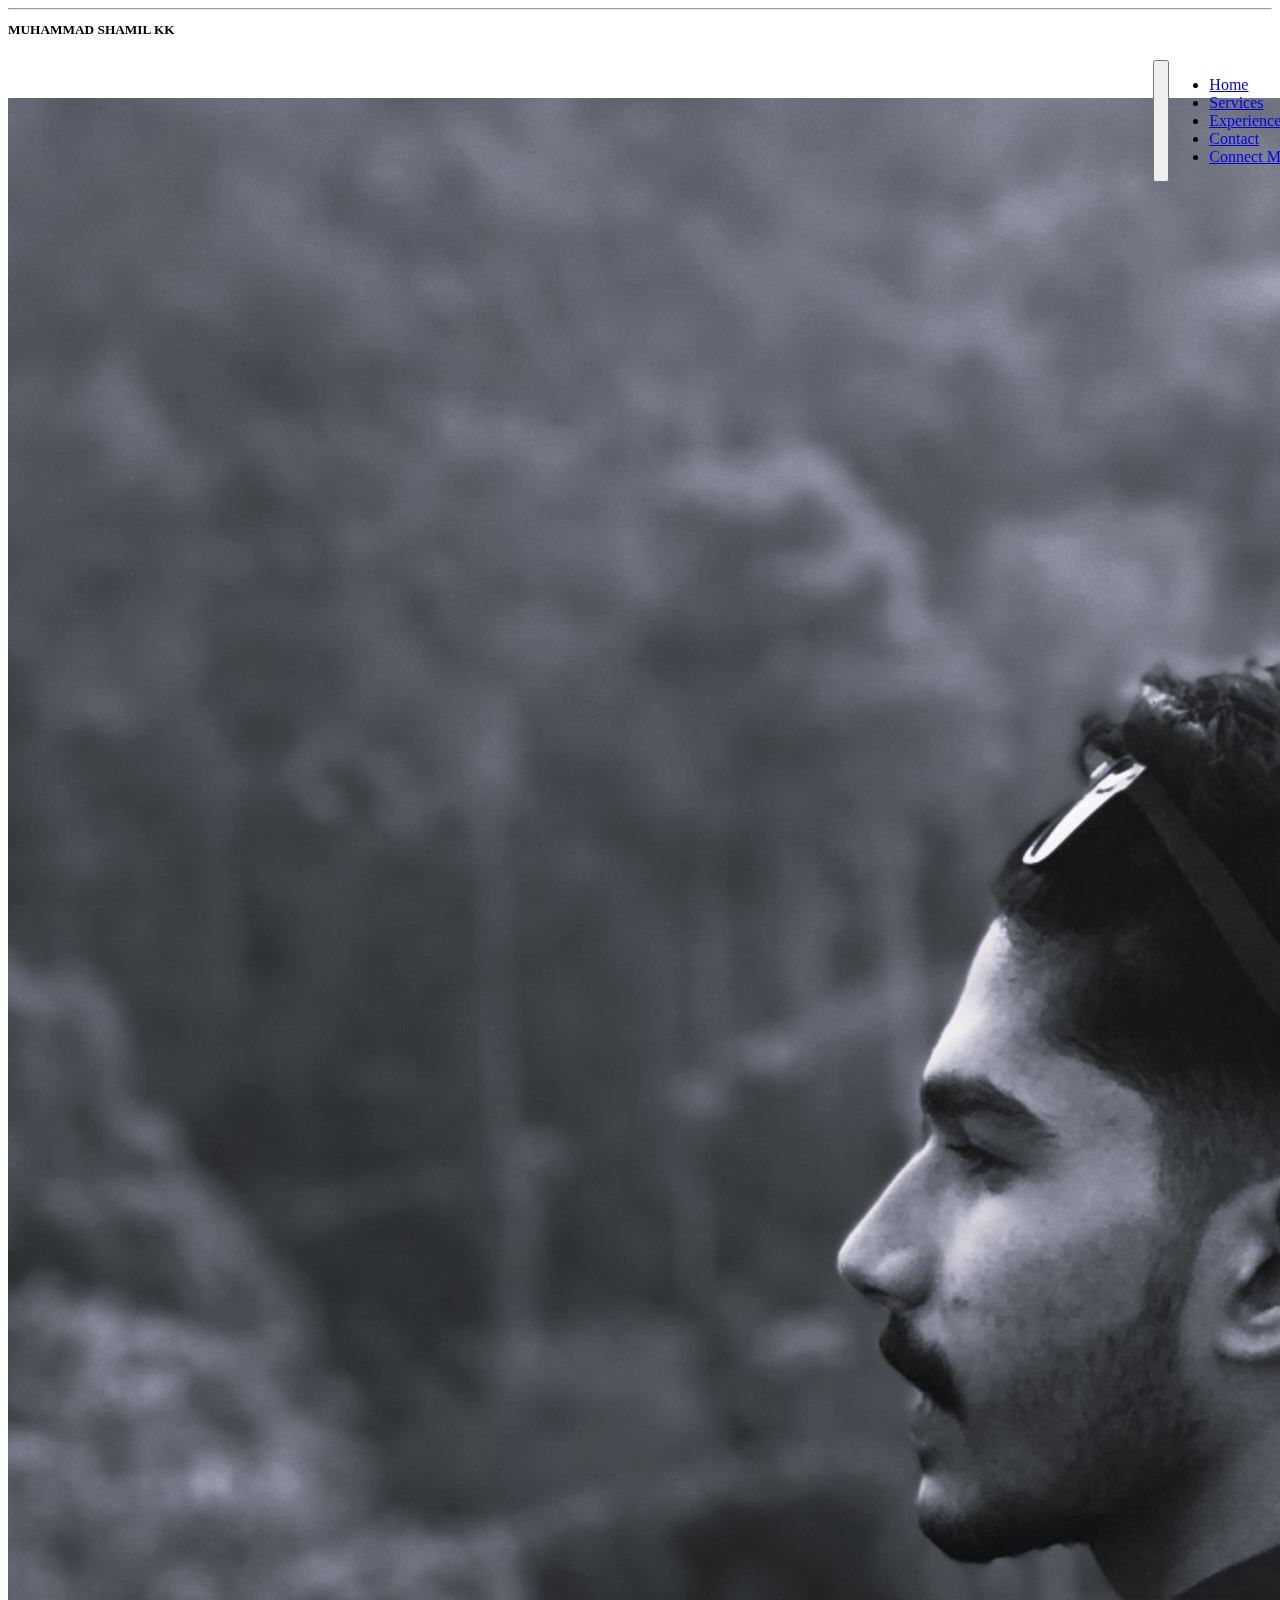
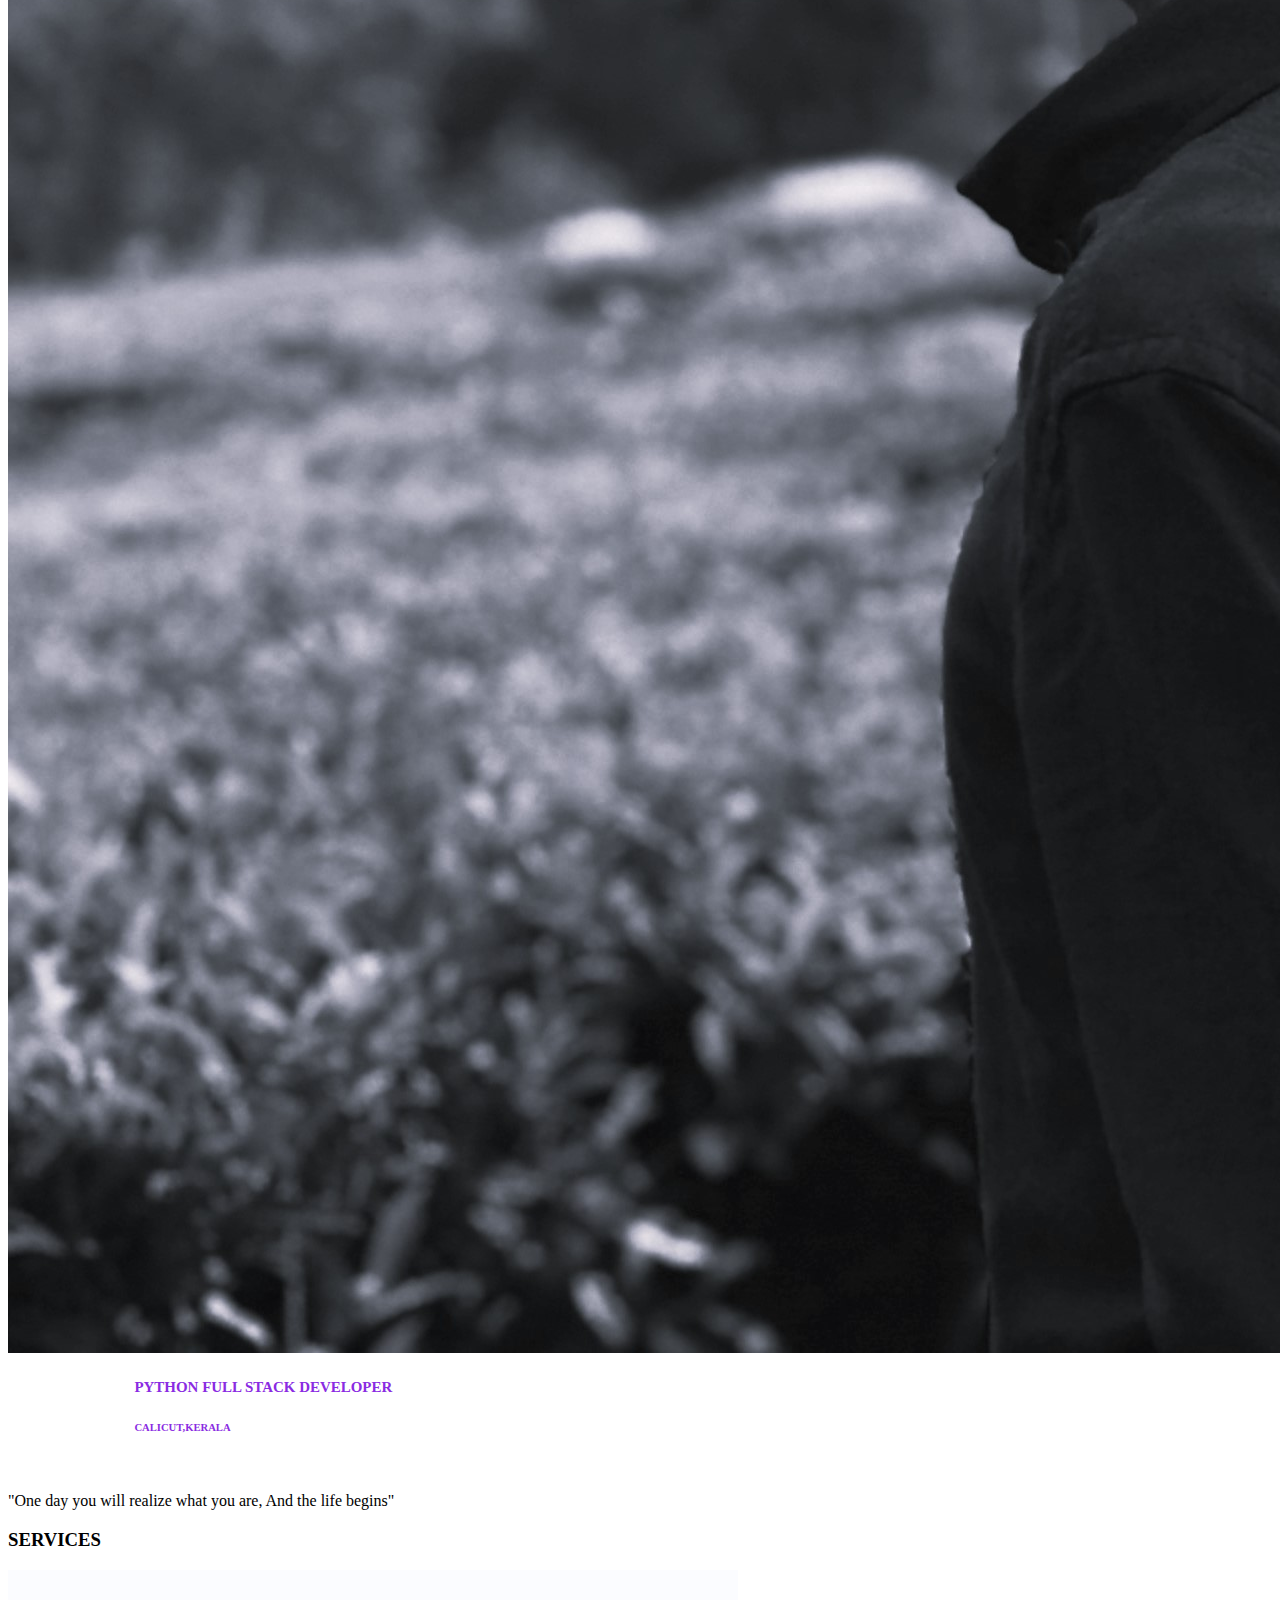
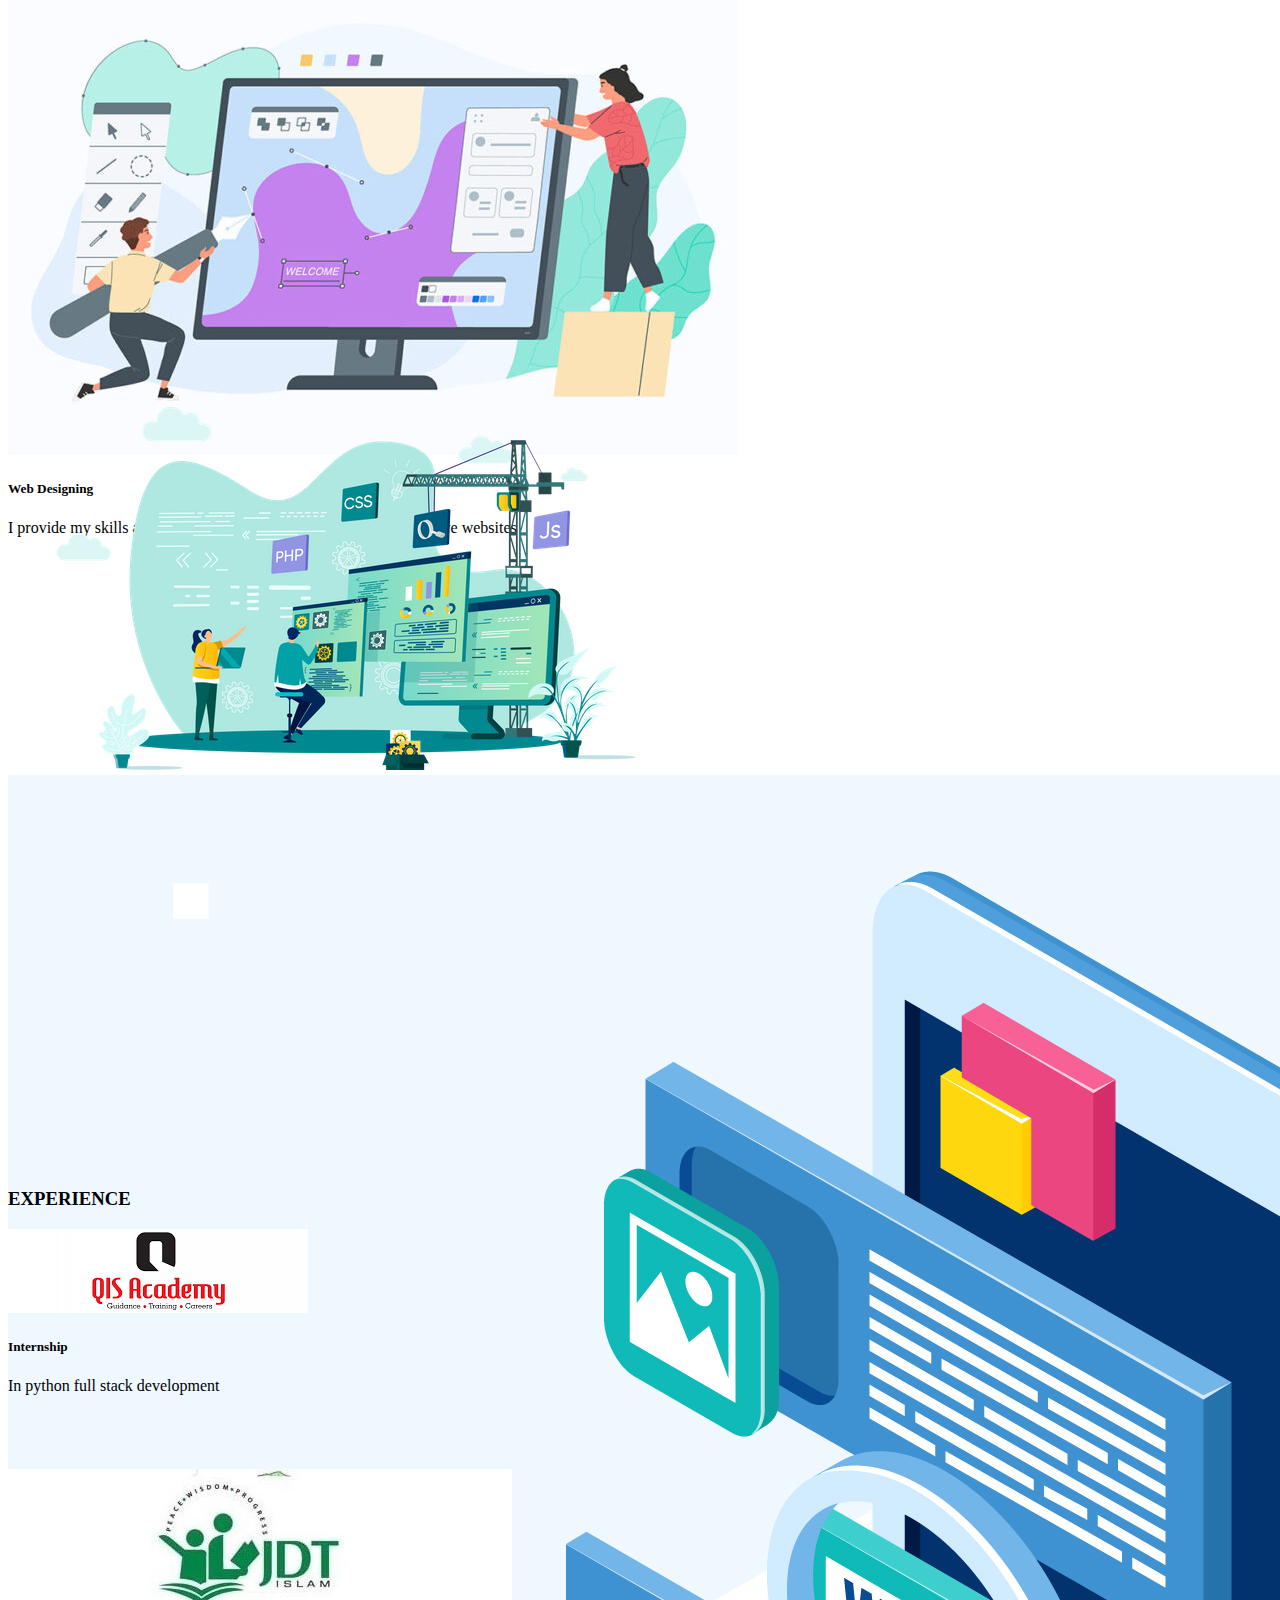
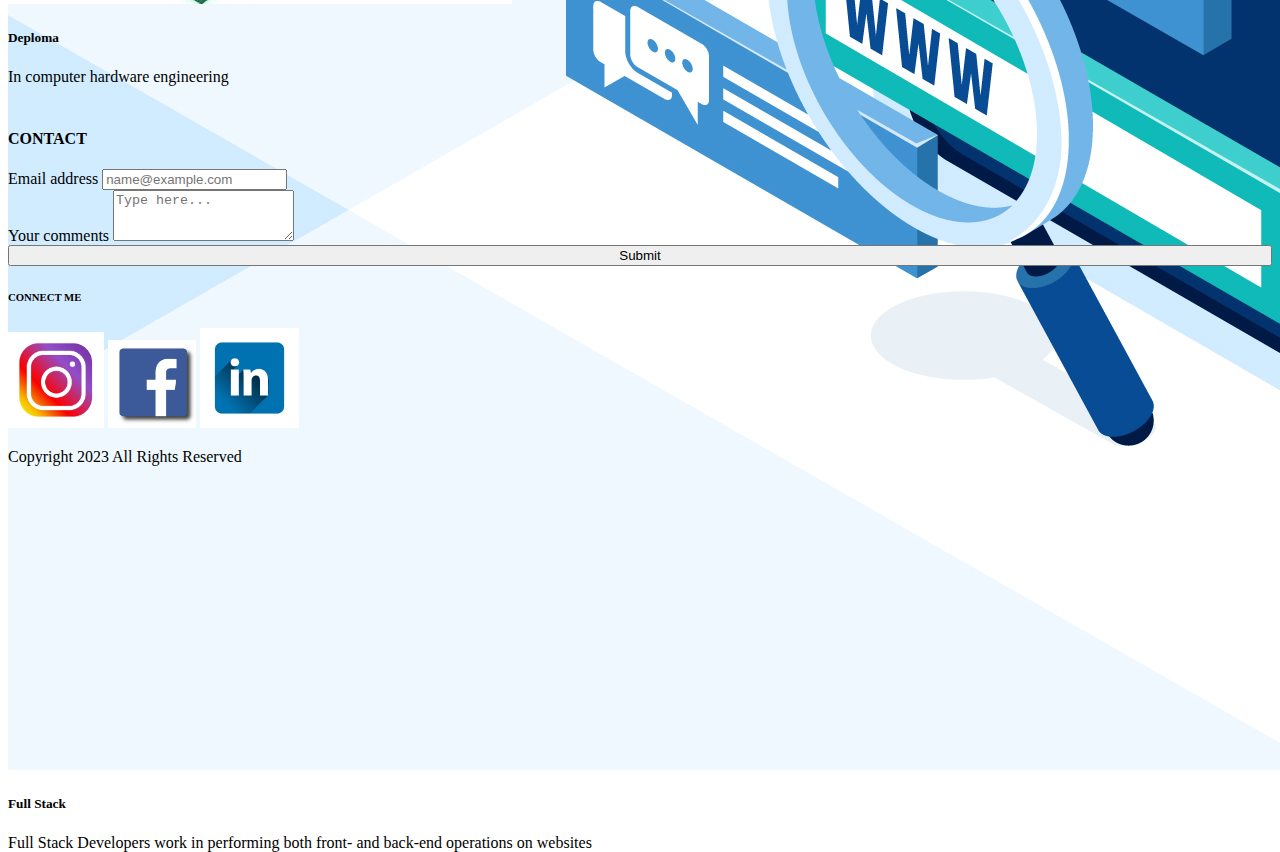
<file: index.html>
<!DOCTYPE html>
<html lang="en">

<head>
    <meta charset="UTF-8">
    <meta name="viewport" content="width=device-width, initial-scale=1.0">
    <title>Personal Website</title>
    <link href="https://cdn.jsdelivr.net/npm/bootstrap@5.3.0/dist/css/bootstrap.min.css" rel="stylesheet"
        integrity="sha384-9ndCyUaIbzAi2FUVXJi0CjmCapSmO7SnpJef0486qhLnuZ2cdeRhO02iuK6FUUVM" crossorigin="anonymous">
        <link href="style.css" rel="stylesheet">
    <link href="images/person-1824144_640.webp" rel="icon">
</head>
<body>
    <header class="bg-success text-white header">
        <div class="row">
            <div class="col-9 col-md-6 p-2 pt-3 ps-5">
                <h5>MUHAMMAD SHAMIL KK</h5>
            </div>
            <div class="col-3 col-md-6">
                <nav class="navbar navbar-expand-lg ">
                    <div class="container-fluid menubar">
                        <button class="navbar-toggler mx-auto collapsed " type="button" data-bs-toggle="collapse"
                            data-bs-target="#navbarSupportedContent" aria-controls="navbarSupportedContent"
                            aria-expanded="false" aria-label="Toggle navigation">
                            <span class="navbar-toggler-icon"></span>
                        </button>
                        <div class="collapse navbar-collapse" id="navbarSupportedContent">
                            <ul class="navbar-nav ">
                                <li class="nav-item">
                                    <a class="nav-link" href="#home-section">Home</a>
                                </li>
                                <li class="nav-item">
                                    <a class="nav-link" href="#service-section">Services</a>
                                </li>
                                <li class="nav-item">
                                    <a class="nav-link" href="#experience-section">Experience</a>
                                </li>
                                <li class="nav-item">
                                    <a class="nav-link" href="#contact-section">Contact</a>
                                </li>
                                <li class="nav-item">
                                    <a class="nav-link" href="#connect-section">Connect Me</a>
                                </li>

                            </ul>

                        </div>
                    </div>
                </nav>
            </div>

        </div>
    </header>
    <hr>
    <section class="" id="home-section" style="padding-top:5em;">
        <div class="container">
            <div class="row align-items-center ">
                <div class="col-md-6 image1">
                    <img src="images/IMG_5059.JPG" alt="profile picture" class="img-fluid rounded-circle">
                </div>
                <div class="col-md-6">
                    <h3 class="d-flex justify-content-center pt-3 yoo">PYTHON FULL STACK DEVELOPER</h3>
                    <h5 class="d-flex justify-content-center yeh">CALICUT,KERALA</h5><br>
                    <p class="d-flex justify-content-center">"One day you will realize what you are, And the life
                        begins"</p>
                </div>
            </div>
        </div>
    </section>
    <section id="service-section">
        <div class="container bg-success pt-4 mt-5">
            <h3 class="text-center pt-4">SERVICES</h3>
            <div class="row p-5 ">
                <div class="col-md-4 ">
                    <div class="anime card text-center mt-4" style="height: 25em;">
                        <img src="images/Simage1.jpg" class="card-img-top" alt="...">
                        <div class="card-body">
                            <h5 class="card-title">Web Designing</h5>
                            <p class="card-text">I provide my skills and experience to design
                                compelling and attractive websites </p>
                        </div>
                    </div>
                </div>
                <div class="col-md-4">
                    <div class="anime card text-center mt-4" style="height: 25em;">
                        <img src="images/Simage2.webp" class="card-img-top" alt="...">
                        <div class="card-body">
                            <h5 class="card-title">Web Developing</h5>
                            <p class="card-text">A web developer is a programmer responsible for web designs into
                                functional websites </p>
                        </div>
                    </div>
                </div>
                <div class="col-md-4">
                    <div class="anime card text-center mt-4" style="height: 25em;">
                        <img src="images/simage.jpeg" class="card-img-top " alt="...">
                        <div class="card-body">
                            <h5 class="card-title">Full Stack</h5>
                            <p class="card-text">Full Stack Developers work in performing both front- and back-end
                                operations on websites</p>
                        </div>
                    </div>
                </div>
            </div>
        </div>
    </section>
    <section id="experience-section">
        <div class="container bg-success mt-5 pt-4">
            <h3 class="text-center pt-4">EXPERIENCE</h3>
            <div class="row p-5">
                <div class="col-sm-6">
                    <div class="card  mt-4" style="height: 15em;">
                        <div class="card-body">
                            <img src="images/Eimage.png" class="card-img-top ">
                            <h5 class="card-title text-center">Internship</h5>
                            <p class="card-text text-center">In python full stack development</p>
                        </div>
                    </div>
                </div>
                <div class="col-sm-6">
                    <div class="card mt-4" style="height: 15em;">
                        <img src="images/Eimage2.jpg" class="img-fluid">
                        <div class="card-body">
                            <h5 class="card-title text-center">Deploma</h5>
                            <p class="card-text text-center">In computer hardware engineering</p>
                        </div>
                    </div>
                </div>
            </div>

        </div>
        </div>
    </section>
    <section class="container mt-5 bg-success" id="contact-section">
        <h4 class="text-center pt-5">CONTACT</h4>
        <div class="p-5">
            <div class="row">
                <div class="mb-3">
                    <label for="exampleFormControlInput1" class="form-label">Email address</label>
                    <input type="email" class="form-control" id="exampleFormControlInput1"
                        placeholder="name@example.com">
                </div>
                <div class="mb-3">
                    <label for="exampleFormControlTextarea1" class="form-label">Your comments</label>
                    <textarea class="form-control" placeholder="Type here..." id="exampleFormControlTextarea1"
                        rows="3"></textarea>
                    <div class="text-center pt-4">
                        <button type="submit" class="btn btn-dark" style="width: 100%;">Submit</button>
                    </div>
                </div>
            </div>
        </div>
    </section>
    <footer id="connect-section">
        <div class="container">
            <h6 class="text-center pt-5">CONNECT ME</h6>
            <div class="row">
                <div class="col-md-12 text-center pt-4">
                    <img src="images/instagram.webp" alt="" style="width: 6em;">
                    <img src="images/facebook.jpg" alt="" style="width: 5.5em;">
                    <a href="https://www.linkedin.com/in/muhammad-shamil-a51090235?lipi=urn%3Ali%3Apage%3Ad_flagship3_profile_view_base_contact_details%3B%2BZmjQFPFRnKK14Si5h1Byg%3D%3D"><img
                            src="images/linked-in.webp" alt="" style="width: 6.2em;"></a>

                    <p class="pt-4">Copyright 2023 All Rights Reserved</p>
                </div>
            </div>
        </div>
    </footer>


    <script src="https://cdn.jsdelivr.net/npm/bootstrap@5.3.0/dist/js/bootstrap.bundle.min.js"
        integrity="sha384-geWF76RCwLtnZ8qwWowPQNguL3RmwHVBC9FhGdlKrxdiJJigb/j/68SIy3Te4Bkz"
        crossorigin="anonymous"></script>
</body>

</html>
</file>
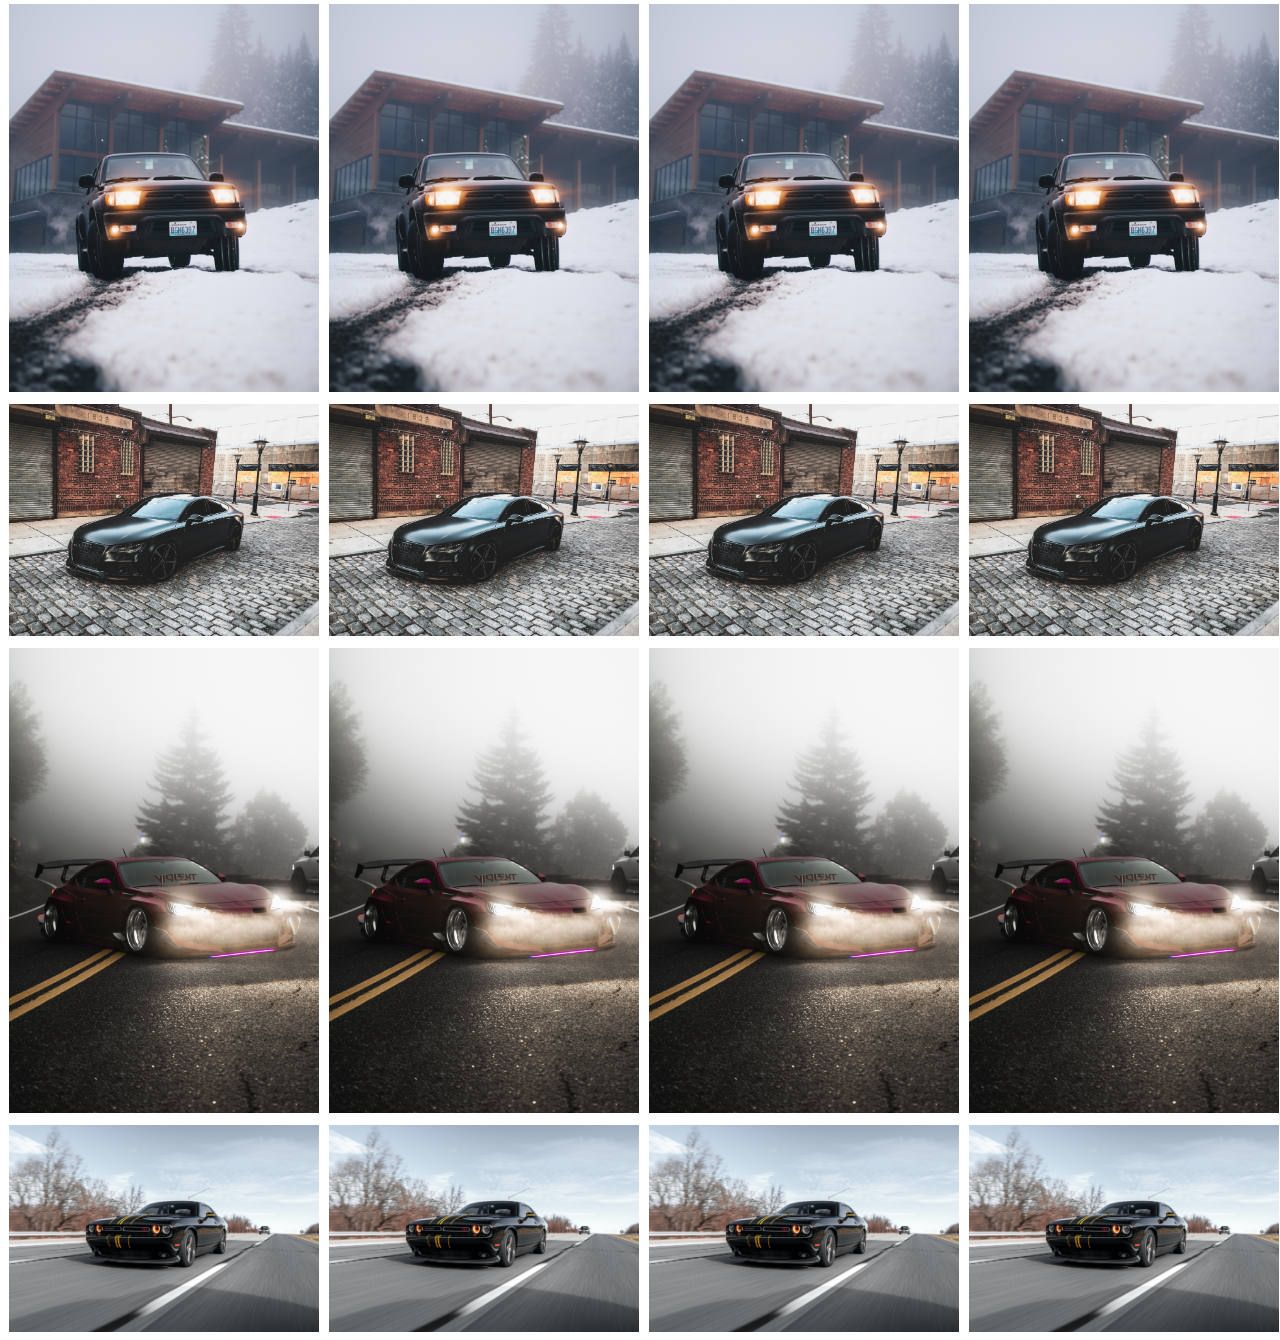
<file: imggallery/index.html>
<!DOCTYPE html>
<html lang="en">
<head>
    <meta charset="UTF-8">
    <meta name="viewport" content="width=device-width, initial-scale=1.0">
    <title>Document</title>
    <link href="styles.css" rel="stylesheet">
</head>
<body>
    <div class="container">
        <div class="sec">
            <img src="img/pexels-aidan-jarrett-687653.jpg">
            <img src="img/pexels-alex-amorales-909907.jpg">
            <img src="img/pexels-gabriel-hohol-3593922.jpg">
            <img src="img/pexels-garvin-st-villier-3311574.jpg">
        </div>
    
    
        <div class="sec">
            <img src="img/pexels-aidan-jarrett-687653.jpg">
            <img src="img/pexels-alex-amorales-909907.jpg">
            <img src="img/pexels-gabriel-hohol-3593922.jpg">
            <img src="img/pexels-garvin-st-villier-3311574.jpg">
        </div>
    
   
        <div class="sec">
            <img src="img/pexels-aidan-jarrett-687653.jpg">
            <img src="img/pexels-alex-amorales-909907.jpg">
            <img src="img/pexels-gabriel-hohol-3593922.jpg">
            <img src="img/pexels-garvin-st-villier-3311574.jpg">
        </div>
    
   
        <div class="sec">
            <img src="img/pexels-aidan-jarrett-687653.jpg">
            <img src="img/pexels-alex-amorales-909907.jpg">
            <img src="img/pexels-gabriel-hohol-3593922.jpg">
            <img src="img/pexels-garvin-st-villier-3311574.jpg">
        </div>
    </div>
</body>
</html>
</file>
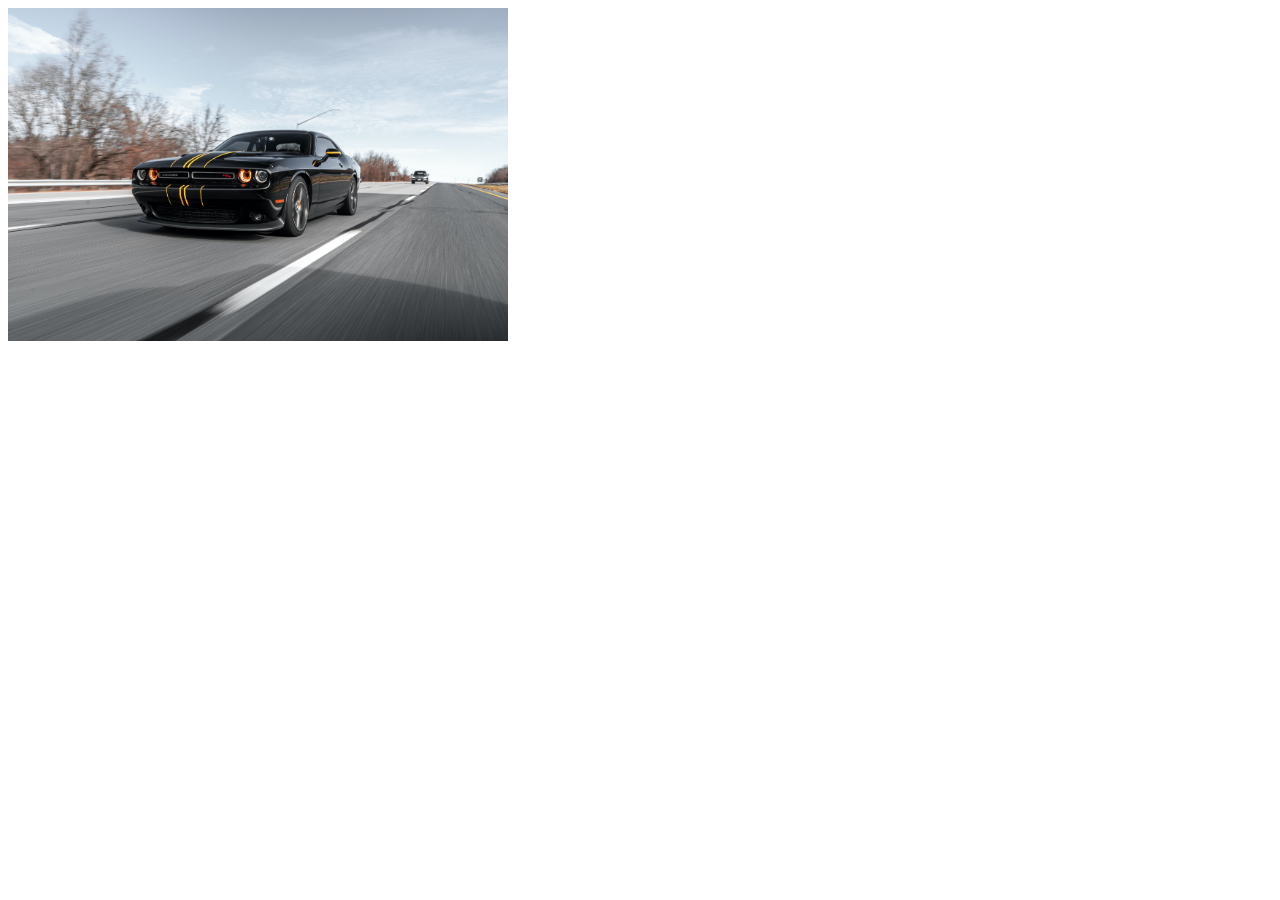
<file: extras/MQ.html>
<!DOCTYPE html>
<html lang="en">

<head>
    <meta charset="UTF-8">
    <meta name="viewport" content="width=device-width, initial-scale=1.0">
    <title>MediaQueries</title>
    <link href="stylesheet.css" rel="stylesheet">
</head>

<body>
    <img class="resp" src="images/pexels-garvin-st-villier-3311574.jpg">
    <div class="section1">
        <!-- <h1>welcome coders</h1>
    </div>
<p class="ppp">yederdtgcrfrbjmkjhkjkcfgydrcg</p>
<p>efufufufufurttttnotewrngnrgngu</p> -->

</body>

</html>
</file>
<file: style.css>
html {
    scroll-behavior: smooth;
}

.navbar-toggler {
    float: none;
    margin-right: 0;
    text-align: center;
}

.menubar {
    display: flex;
    justify-content: flex-end;
}

.anime:hover {
    background-color: antiquewhite;
    animation: animate 2s linear .5s infinite;


}

.image1:hover {
    background-color: rgb(211, 211, 207);
    transform: scale(0.8);
    transition: 1s;
}

.header {
    position: fixed;
    top: 0%;
    width: 100%;
    z-index: 1;
}

.yoo,
.yeh {
    color: blueviolet;
    transform: scale(0.8);
    transition: 1s ease-in-out;

}

#home-section {
    animation: effect 3s linear .5s infinite;

}

/* @media (max-width:400px) {
    .hamburg {
        padding-right: 50px;
        align-items: center;
    }

} */

@keyframes effect {
    from {
        background-color: rgb(157, 153, 153);
    }

    to {
        background-color: lightgrey;
    }
}

@keyframes animate {
    0% {
        background-color: lightgray;
    }

    50% {
        background-color: rgb(158, 158, 158);
    }

    100% {
        background-color: dimgray;
    }
}

/* loadingpage */
.secbody {
    margin: 0px;
}

.loadingpage {
    width: 100%;
    height: 100vh;
    background-color: aquamarine;
    display: flex;
    align-items: center;
    justify-content: center;
}

.loadingpage div {
    width: 20px;
    height: 20px;
    background-color: rgb(255, 255, 255);
    margin: 5px;
    border-radius: 100%;
}

.loader1,
.loader2,
.loader3 {
    animation: loadanime .5s linear .1s infinite;
}

.loader2 {
    animation-delay: .2s;
}

.loader3 {
    animation-delay: .3s;
}

@keyframes loadanime {
    0% {
        transform: translateY(0);
    }

    50% {
        transform: translateY(-25px);
    }

    100% {
        transform: translateY(0);
    }
}
</file>
<file: imggallery/styles.css>
*{
  box-sizing:border-box;  
}
body{
    margin:0px;
}
.container{
    display:flex;
    flex-wrap: wrap;
}
.sec{
    flex: 25%;
    padding: 0px 5px;
}
.sec img{
    width: 100%;
    margin: 4px;
     
}

@media (max-width:991px) {
    .sec{
        flex: 33.3333%;
    }
    
}
@media (max-width:700px) {
    .sec{
        flex: 50%;
    }
}
@media (max-width:500px){
    .sec{
        flex: 100%;
    }
}
</file>
<file: extras/stylesheet.css>
/* .section1 {
    width: 800px;
    height: 500px;
    background-color: aquamarine;
     
}
@media (max-width:500px){
    .section1 {
        background-color: rgb(237, 243, 237);
        font-size: 12px;
        padding-left: 50px;
    }

} */
/* .ppp{
    color: blueviolet;
} */
p.ppp{
    color: blue;
}

.resp{
    max-width: 500px;
    width: 100%;
}
</file>
